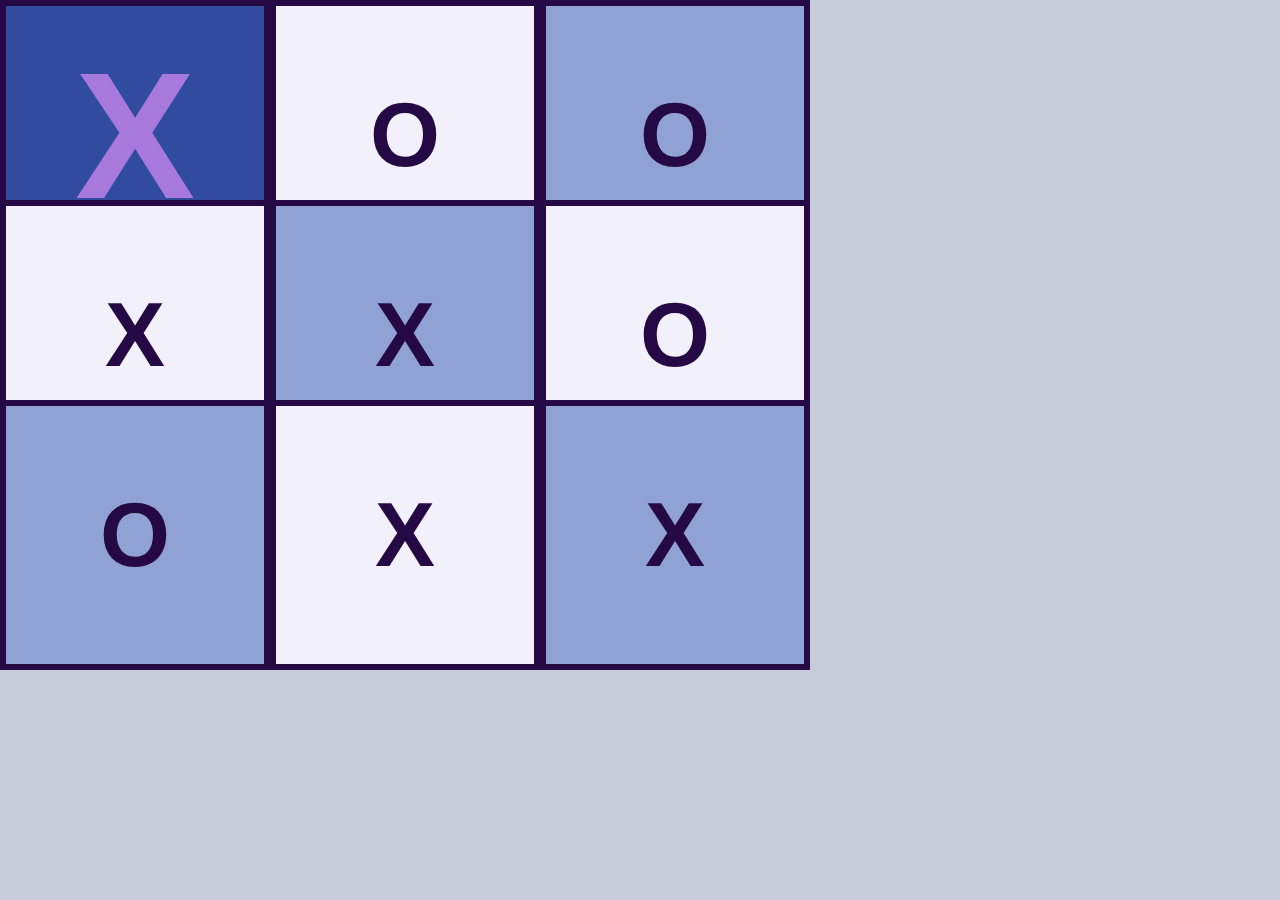
<file: index.html>
<!DOCTYPE html>
<html lang="en">
<head>
  <meta charset="UTF-8">
  <meta name="viewport" content="width=device-width, initial-scale=1.0">
  <title>Tic Tac Toe</title>
  <link rel="stylesheet" href="css/main.css">
</head>
<body>
  <section>
    <article>X</article>
    <article>O</article>
    <article>O</article>
    <article>X</article>
    <article>X</article>
    <article>O</article>
    <article>O</article>
    <article>X</article>
    <article>X</article>
  </section>
</body>
</html>
</file>
<file: css/main.css>
/* Start by defining grid-template-columns on the container */
* {
  margin:0;
  padding: 0;
  box-sizing: border-box;
}

body{
  font-family: Arial, Helvetica, sans-serif;
  font-weight: 600;
  color:rgb(37, 9, 69);
  background: #C7CCDB;
  flex-direction: column;
}


section {
  position: absolute;
  display: grid;
  grid-template-columns: 1fr 1fr 5fr;
  grid-template-rows: 200px 200px;
}

article{
  height: 30vh;
  width: 30vh;
  font-size: 90px;
  justify-content: center;
  text-align: none;
  display: flex;
  align-items: center;
  border: 6px solid rgb(37, 9, 69);
  cursor: pointer;
}
article:nth-child(even){
  background-color: #f2f0fa;
}

article:nth-child(odd){
  background-color: #f2f0fa;
}

article:nth-child(n + 3){
  background-color: #f2f0fa;
}

article:nth-child(n - 4){
  background-color: #f2f0fa;
}

article:nth-child(2n - 5){
  background-color: #90a1d3;
}

article:nth-child(2n + 6){
  background-color: #f2f0fa;
}


article:hover{
  animation: flicker 0.5s infinite;
  font-size: 20vh;
  transition: transform 0.5s ease-in-out;
}

article:hover:nth-child(even){
  background-color: #dcd5f7;
  color:rgb(62, 12, 120);
  
}

article:hover:nth-child(odd){
  background-color: #dcd5f7;
  color:rgb(62, 12, 120);
}

article:hover:nth-child(n + 3){
  background-color: #dcd5f7;
  color:rgb(62, 12, 120);
}

article:hover:nth-child(n - 4){
  background-color: #dcd5f7;
  color:rgb(62, 12, 120);
}

article:hover:nth-child(2n - 5){
  background-color: #314c9e;
  color:rgb(168, 121, 221);
}

article:hover:nth-child(2n + 6){
  background-color: #dcd5f7;
  color:rgb(62, 12, 120);
}

article:hover:nth-child(2n + 6){
  background-color: #dcd5f7;
  color:rgb(62, 12, 120);
}
</file>
